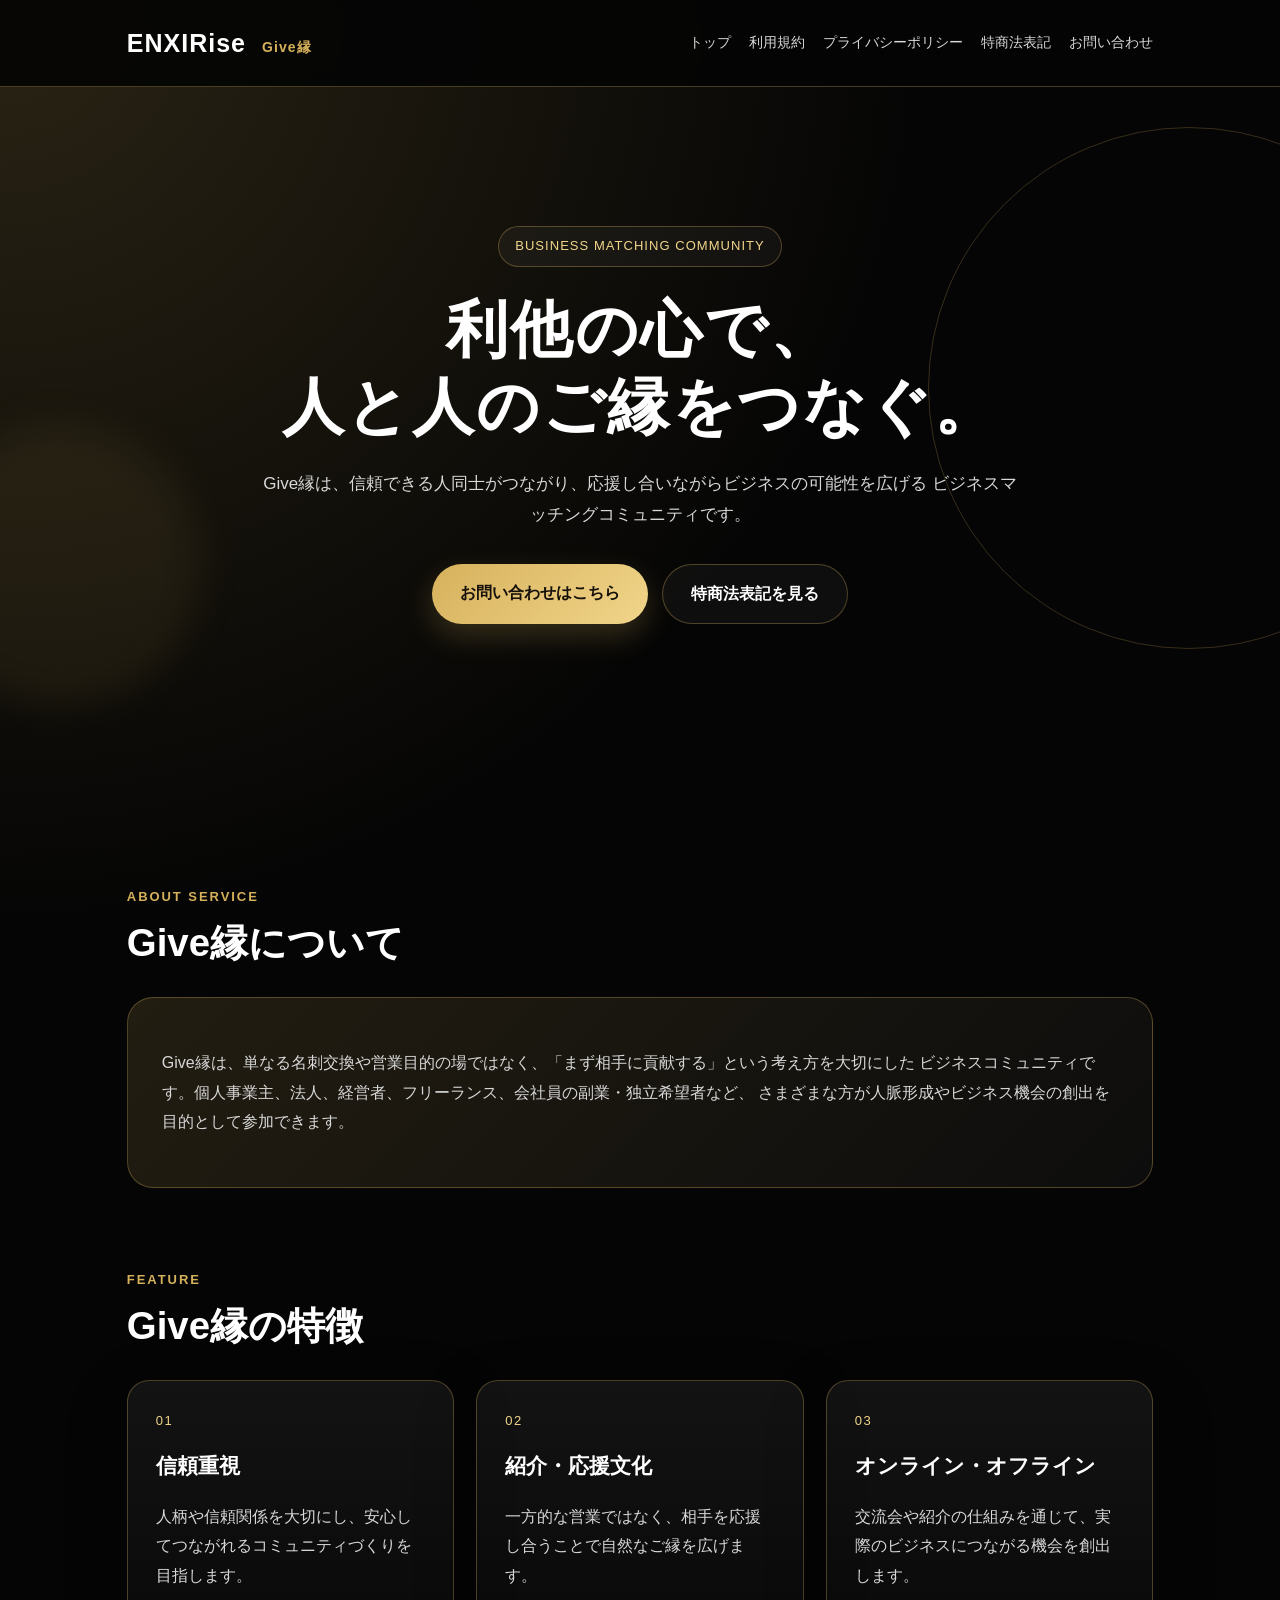
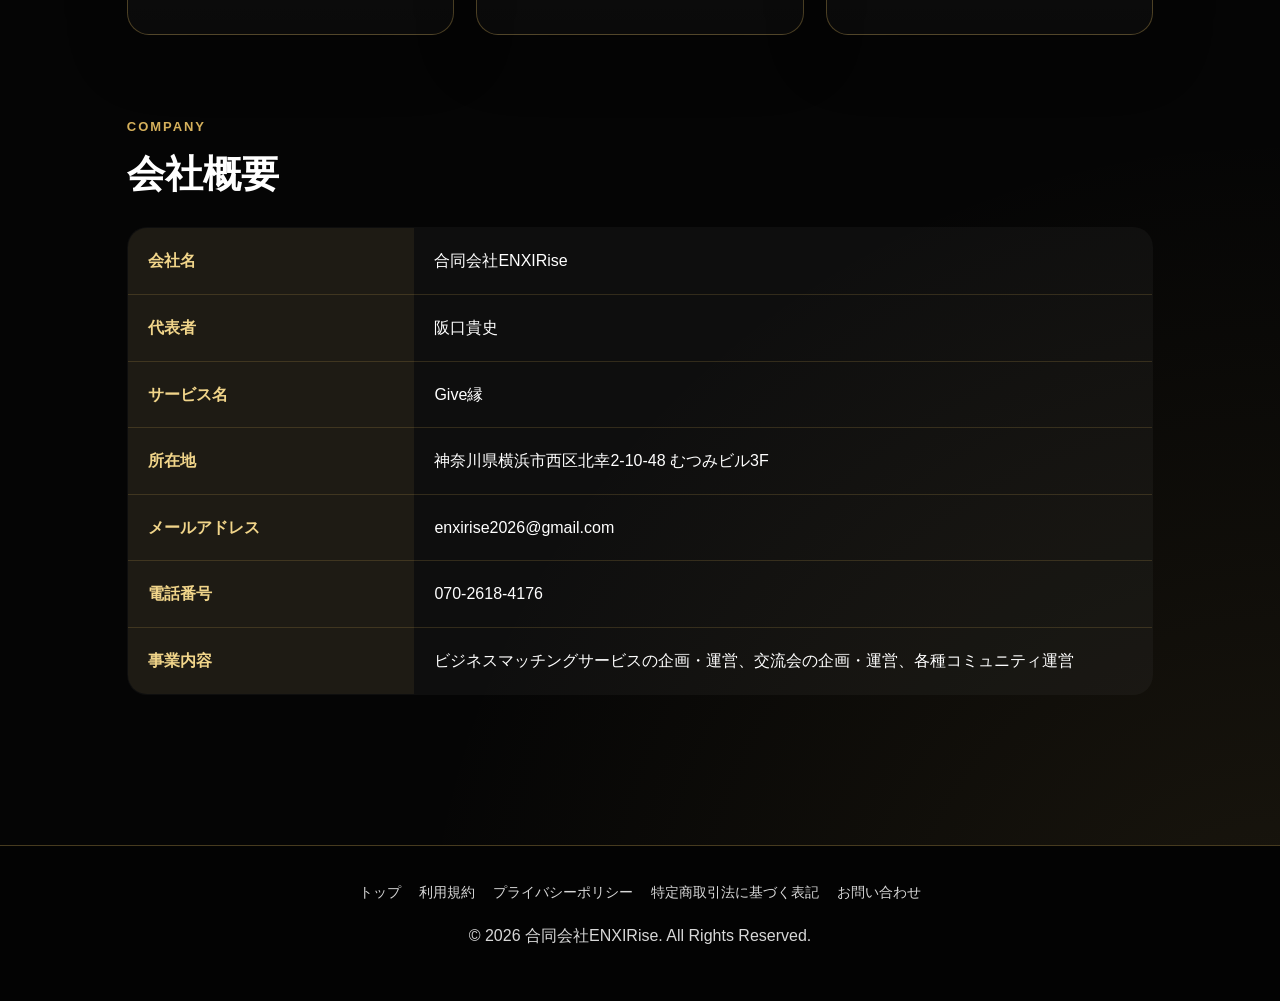
<file: index.html>
<!DOCTYPE html>
<html lang="ja">
<head>
  <meta charset="UTF-8">
  <meta name="viewport" content="width=device-width, initial-scale=1.0">
  <title>合同会社ENXIRise｜Give縁</title>
  <meta name="description" content="合同会社ENXIRiseが運営するGive縁の公式サイトです。">
  <link rel="stylesheet" href="style.css">
</head>
<body>
<header>
  <div class="header-inner">
    <a class="logo" href="index.html">ENXIRise <span>Give縁</span></a>
    <nav>
      <a href="index.html">トップ</a>
      <a href="terms.html">利用規約</a>
      <a href="privacy.html">プライバシーポリシー</a>
      <a href="tokusho.html">特商法表記</a>
      <a href="contact.html">お問い合わせ</a>
    </nav>
  </div>
</header>

<section class="hero">
  <div class="hero-content">
    <div class="badge">BUSINESS MATCHING COMMUNITY</div>
    <h1>利他の心で、<br>人と人のご縁をつなぐ。</h1>
    <p>
      Give縁は、信頼できる人同士がつながり、応援し合いながらビジネスの可能性を広げる
      ビジネスマッチングコミュニティです。
    </p>
    <div class="button-area">
      <a class="button gold" href="contact.html">お問い合わせはこちら</a>
      <a class="button dark" href="tokusho.html">特商法表記を見る</a>
    </div>
  </div>
</section>

<main>
  <section>
    <div class="section-title">
      <div class="kicker">ABOUT SERVICE</div>
      <h2>Give縁について</h2>
    </div>
    <div class="lead-box">
      <p>
        Give縁は、単なる名刺交換や営業目的の場ではなく、「まず相手に貢献する」という考え方を大切にした
        ビジネスコミュニティです。個人事業主、法人、経営者、フリーランス、会社員の副業・独立希望者など、
        さまざまな方が人脈形成やビジネス機会の創出を目的として参加できます。
      </p>
    </div>
  </section>

  <section>
    <div class="section-title">
      <div class="kicker">FEATURE</div>
      <h2>Give縁の特徴</h2>
    </div>
    <div class="grid-3">
      <div class="card">
        <div class="num">01</div>
        <h3>信頼重視</h3>
        <p>人柄や信頼関係を大切にし、安心してつながれるコミュニティづくりを目指します。</p>
      </div>
      <div class="card">
        <div class="num">02</div>
        <h3>紹介・応援文化</h3>
        <p>一方的な営業ではなく、相手を応援し合うことで自然なご縁を広げます。</p>
      </div>
      <div class="card">
        <div class="num">03</div>
        <h3>オンライン・オフライン</h3>
        <p>交流会や紹介の仕組みを通じて、実際のビジネスにつながる機会を創出します。</p>
      </div>
    </div>
  </section>

  <section>
    <div class="section-title">
      <div class="kicker">COMPANY</div>
      <h2>会社概要</h2>
    </div>
    <table class="company-table">
      <tr><th>会社名</th><td>合同会社ENXIRise</td></tr>
      <tr><th>代表者</th><td>阪口貴史</td></tr>
      <tr><th>サービス名</th><td>Give縁</td></tr>
      <tr><th>所在地</th><td>神奈川県横浜市西区北幸2-10-48 むつみビル3F</td></tr>
      <tr><th>メールアドレス</th><td>enxirise2026@gmail.com</td></tr>
      <tr><th>電話番号</th><td>070-2618-4176</td></tr>
      <tr><th>事業内容</th><td>ビジネスマッチングサービスの企画・運営、交流会の企画・運営、各種コミュニティ運営</td></tr>
    </table>
  </section>
</main>

<footer>
  <div class="footer-links">
    <a href="index.html">トップ</a>
    <a href="terms.html">利用規約</a>
    <a href="privacy.html">プライバシーポリシー</a>
    <a href="tokusho.html">特定商取引法に基づく表記</a>
    <a href="contact.html">お問い合わせ</a>
  </div>
  <p>© 2026 合同会社ENXIRise. All Rights Reserved.</p>
</footer>
</body>
</html>
</file>
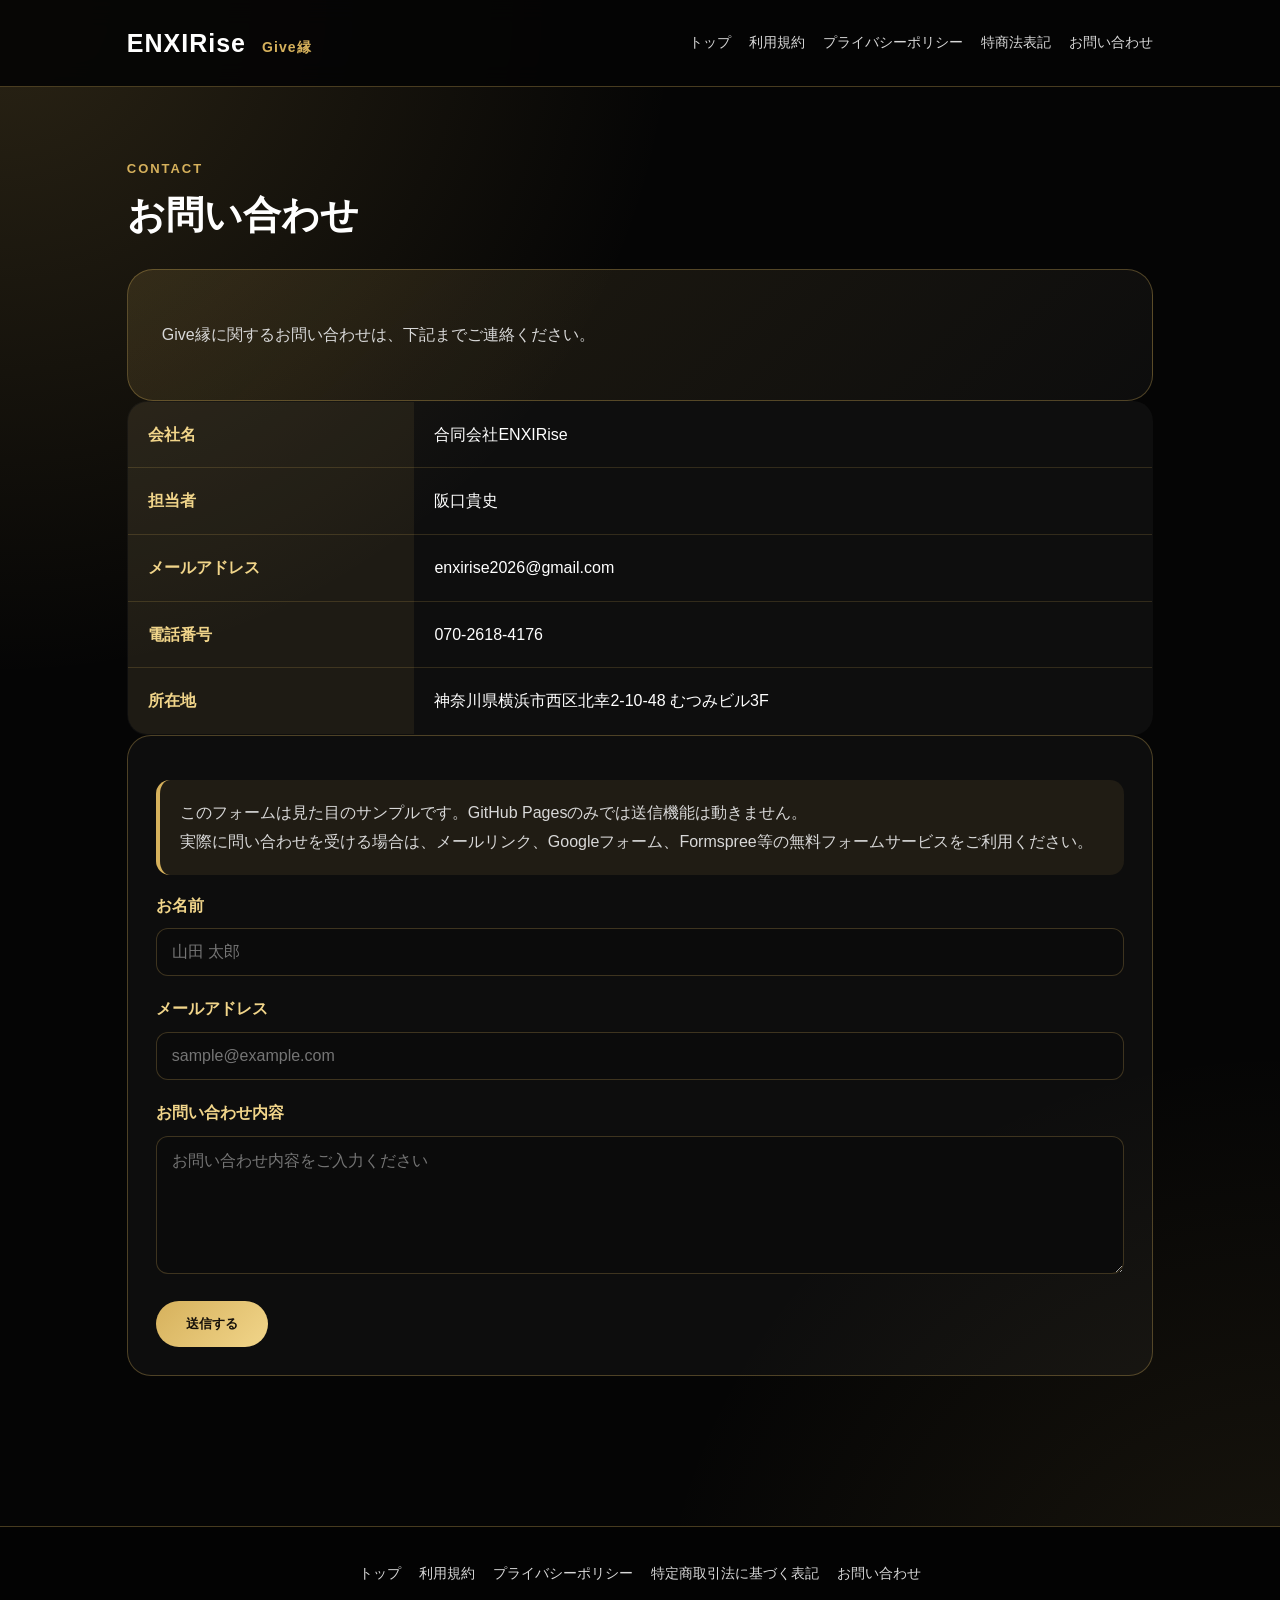
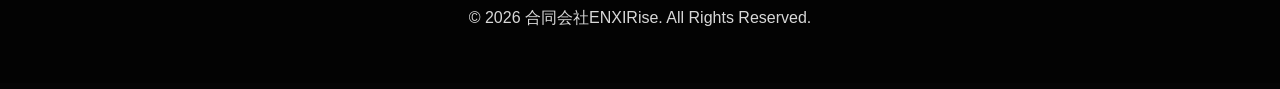
<file: contact.html>
<!DOCTYPE html>
<html lang="ja">
<head>
  <meta charset="UTF-8">
  <meta name="viewport" content="width=device-width, initial-scale=1.0">
  <title>お問い合わせ｜合同会社ENXIRise</title>
  <meta name="description" content="合同会社ENXIRiseが運営するGive縁の公式サイトです。">
  <link rel="stylesheet" href="style.css">
</head>
<body>
<header>
  <div class="header-inner">
    <a class="logo" href="index.html">ENXIRise <span>Give縁</span></a>
    <nav>
      <a href="index.html">トップ</a>
      <a href="terms.html">利用規約</a>
      <a href="privacy.html">プライバシーポリシー</a>
      <a href="tokusho.html">特商法表記</a>
      <a href="contact.html">お問い合わせ</a>
    </nav>
  </div>
</header>

<main>
  <section>
    <div class="section-title">
      <div class="kicker">CONTACT</div>
      <h2>お問い合わせ</h2>
    </div>
    <div class="lead-box">
      <p>Give縁に関するお問い合わせは、下記までご連絡ください。</p>
    </div>

    <table class="company-table">
      <tr><th>会社名</th><td>合同会社ENXIRise</td></tr>
      <tr><th>担当者</th><td>阪口貴史</td></tr>
      <tr><th>メールアドレス</th><td>enxirise2026@gmail.com</td></tr>
      <tr><th>電話番号</th><td>070-2618-4176</td></tr>
      <tr><th>所在地</th><td>神奈川県横浜市西区北幸2-10-48 むつみビル3F</td></tr>
    </table>

    <div class="form-box">
      <p class="notice">
        このフォームは見た目のサンプルです。GitHub Pagesのみでは送信機能は動きません。<br>
        実際に問い合わせを受ける場合は、メールリンク、Googleフォーム、Formspree等の無料フォームサービスをご利用ください。
      </p>

      <label>お名前</label>
      <input type="text" placeholder="山田 太郎">

      <label>メールアドレス</label>
      <input type="email" placeholder="sample@example.com">

      <label>お問い合わせ内容</label>
      <textarea rows="6" placeholder="お問い合わせ内容をご入力ください"></textarea>

      <button type="button">送信する</button>
    </div>
  </section>
</main>

<footer>
  <div class="footer-links">
    <a href="index.html">トップ</a>
    <a href="terms.html">利用規約</a>
    <a href="privacy.html">プライバシーポリシー</a>
    <a href="tokusho.html">特定商取引法に基づく表記</a>
    <a href="contact.html">お問い合わせ</a>
  </div>
  <p>© 2026 合同会社ENXIRise. All Rights Reserved.</p>
</footer>
</body>
</html>
</file>
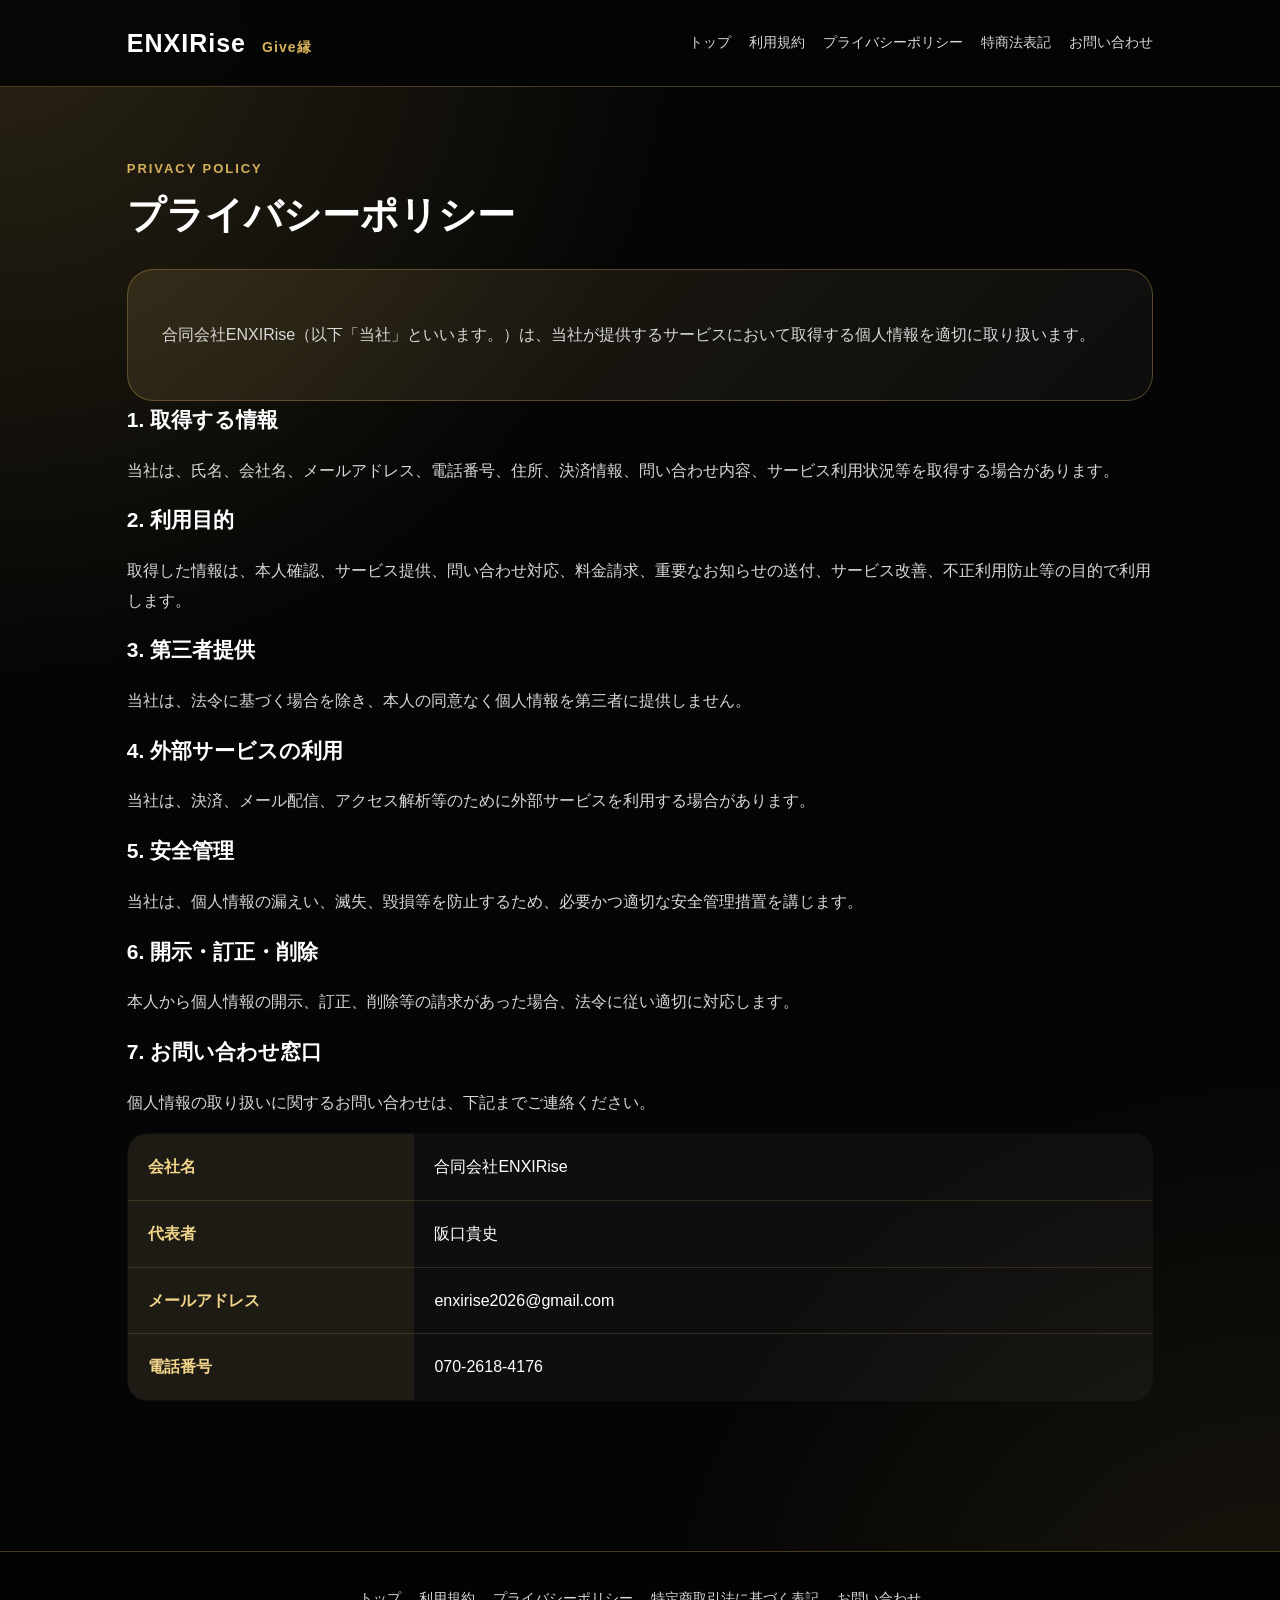
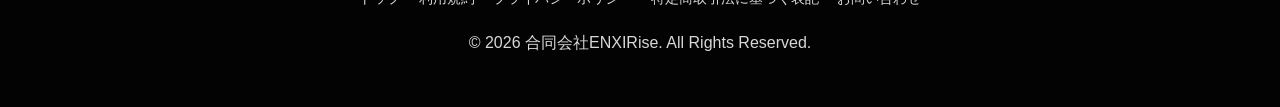
<file: privacy.html>
<!DOCTYPE html>
<html lang="ja">
<head>
  <meta charset="UTF-8">
  <meta name="viewport" content="width=device-width, initial-scale=1.0">
  <title>プライバシーポリシー｜合同会社ENXIRise</title>
  <meta name="description" content="合同会社ENXIRiseが運営するGive縁の公式サイトです。">
  <link rel="stylesheet" href="style.css">
</head>
<body>
<header>
  <div class="header-inner">
    <a class="logo" href="index.html">ENXIRise <span>Give縁</span></a>
    <nav>
      <a href="index.html">トップ</a>
      <a href="terms.html">利用規約</a>
      <a href="privacy.html">プライバシーポリシー</a>
      <a href="tokusho.html">特商法表記</a>
      <a href="contact.html">お問い合わせ</a>
    </nav>
  </div>
</header>

<main>
  <section>
    <div class="section-title">
      <div class="kicker">PRIVACY POLICY</div>
      <h2>プライバシーポリシー</h2>
    </div>
    <div class="lead-box">
      <p>合同会社ENXIRise（以下「当社」といいます。）は、当社が提供するサービスにおいて取得する個人情報を適切に取り扱います。</p>
    </div>

    <h3>1. 取得する情報</h3>
    <p>当社は、氏名、会社名、メールアドレス、電話番号、住所、決済情報、問い合わせ内容、サービス利用状況等を取得する場合があります。</p>

    <h3>2. 利用目的</h3>
    <p>取得した情報は、本人確認、サービス提供、問い合わせ対応、料金請求、重要なお知らせの送付、サービス改善、不正利用防止等の目的で利用します。</p>

    <h3>3. 第三者提供</h3>
    <p>当社は、法令に基づく場合を除き、本人の同意なく個人情報を第三者に提供しません。</p>

    <h3>4. 外部サービスの利用</h3>
    <p>当社は、決済、メール配信、アクセス解析等のために外部サービスを利用する場合があります。</p>

    <h3>5. 安全管理</h3>
    <p>当社は、個人情報の漏えい、滅失、毀損等を防止するため、必要かつ適切な安全管理措置を講じます。</p>

    <h3>6. 開示・訂正・削除</h3>
    <p>本人から個人情報の開示、訂正、削除等の請求があった場合、法令に従い適切に対応します。</p>

    <h3>7. お問い合わせ窓口</h3>
    <p>個人情報の取り扱いに関するお問い合わせは、下記までご連絡ください。</p>
    <table class="company-table">
      <tr><th>会社名</th><td>合同会社ENXIRise</td></tr>
      <tr><th>代表者</th><td>阪口貴史</td></tr>
      <tr><th>メールアドレス</th><td>enxirise2026@gmail.com</td></tr>
      <tr><th>電話番号</th><td>070-2618-4176</td></tr>
    </table>
  </section>
</main>

<footer>
  <div class="footer-links">
    <a href="index.html">トップ</a>
    <a href="terms.html">利用規約</a>
    <a href="privacy.html">プライバシーポリシー</a>
    <a href="tokusho.html">特定商取引法に基づく表記</a>
    <a href="contact.html">お問い合わせ</a>
  </div>
  <p>© 2026 合同会社ENXIRise. All Rights Reserved.</p>
</footer>
</body>
</html>
</file>
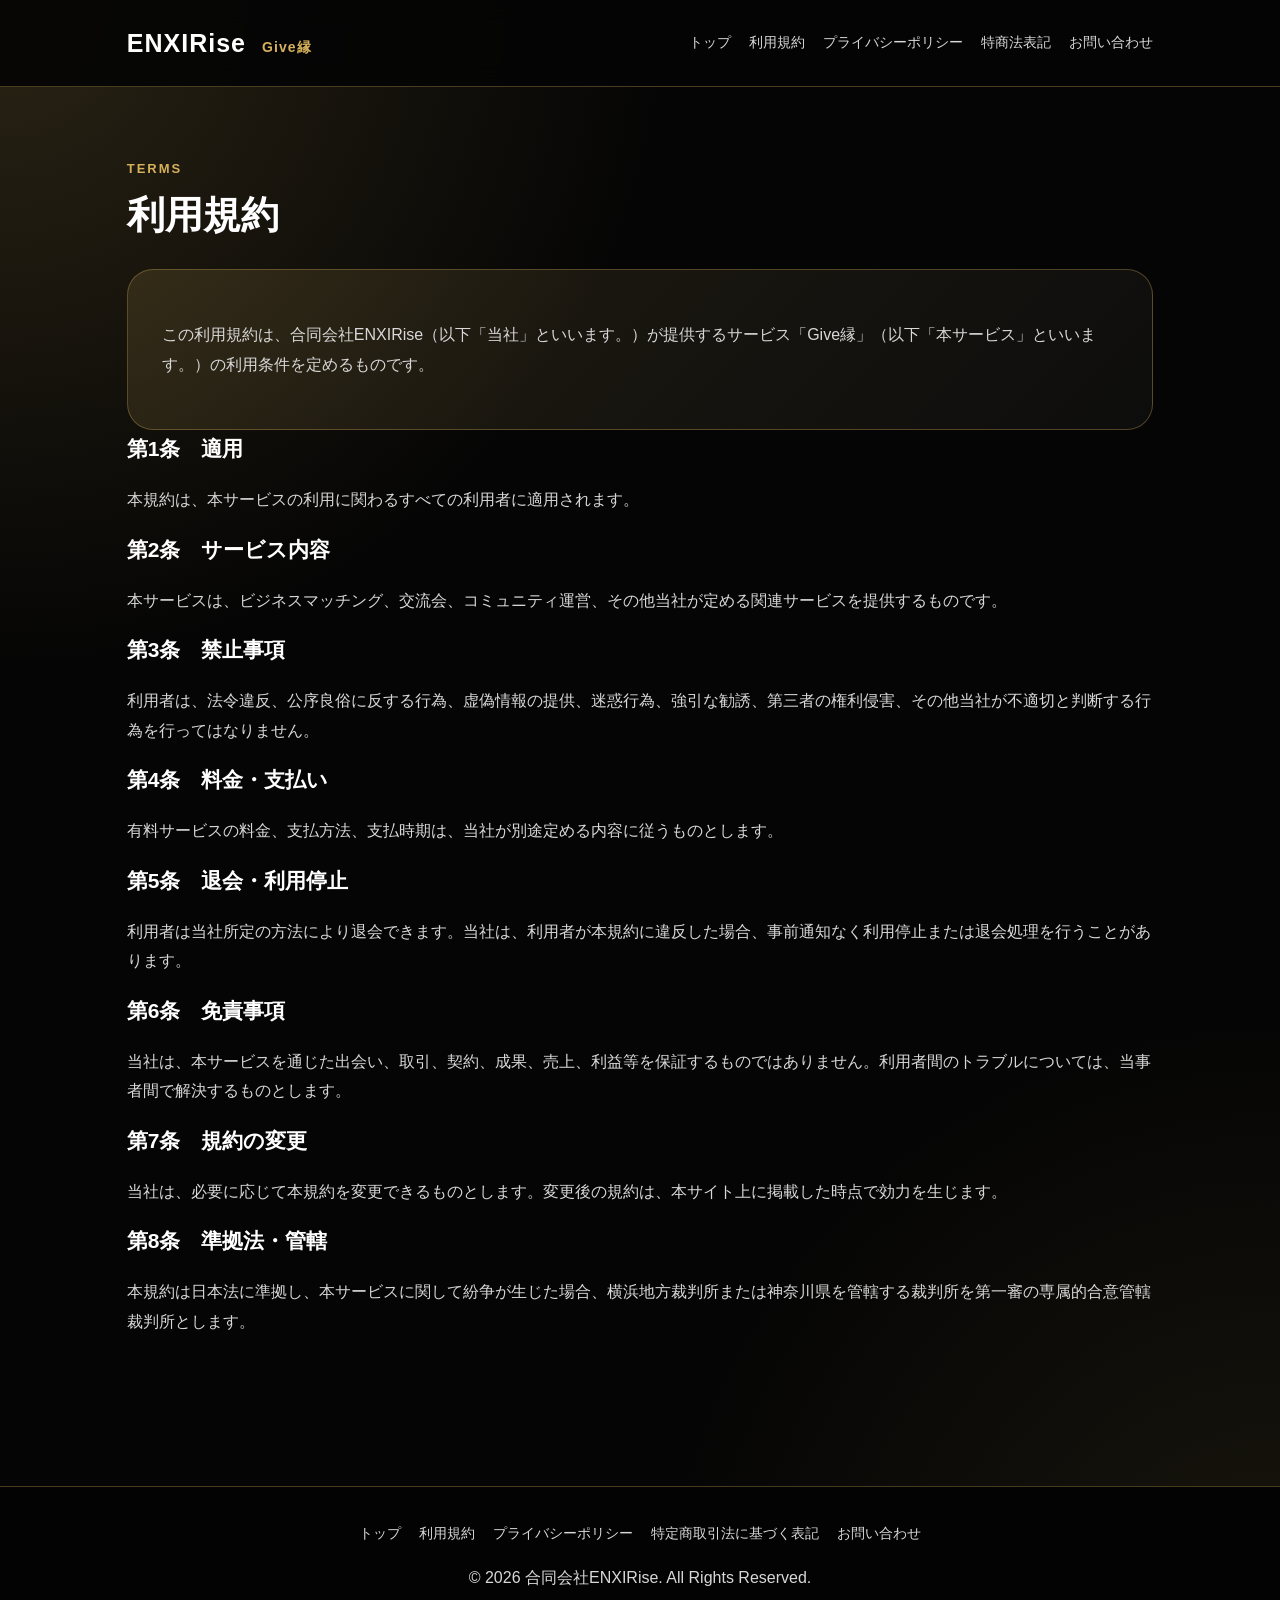
<file: terms.html>
<!DOCTYPE html>
<html lang="ja">
<head>
  <meta charset="UTF-8">
  <meta name="viewport" content="width=device-width, initial-scale=1.0">
  <title>利用規約｜合同会社ENXIRise</title>
  <meta name="description" content="合同会社ENXIRiseが運営するGive縁の公式サイトです。">
  <link rel="stylesheet" href="style.css">
</head>
<body>
<header>
  <div class="header-inner">
    <a class="logo" href="index.html">ENXIRise <span>Give縁</span></a>
    <nav>
      <a href="index.html">トップ</a>
      <a href="terms.html">利用規約</a>
      <a href="privacy.html">プライバシーポリシー</a>
      <a href="tokusho.html">特商法表記</a>
      <a href="contact.html">お問い合わせ</a>
    </nav>
  </div>
</header>

<main>
  <section>
    <div class="section-title">
      <div class="kicker">TERMS</div>
      <h2>利用規約</h2>
    </div>
    <div class="lead-box">
      <p>この利用規約は、合同会社ENXIRise（以下「当社」といいます。）が提供するサービス「Give縁」（以下「本サービス」といいます。）の利用条件を定めるものです。</p>
    </div>

    <h3>第1条　適用</h3>
    <p>本規約は、本サービスの利用に関わるすべての利用者に適用されます。</p>

    <h3>第2条　サービス内容</h3>
    <p>本サービスは、ビジネスマッチング、交流会、コミュニティ運営、その他当社が定める関連サービスを提供するものです。</p>

    <h3>第3条　禁止事項</h3>
    <p>利用者は、法令違反、公序良俗に反する行為、虚偽情報の提供、迷惑行為、強引な勧誘、第三者の権利侵害、その他当社が不適切と判断する行為を行ってはなりません。</p>

    <h3>第4条　料金・支払い</h3>
    <p>有料サービスの料金、支払方法、支払時期は、当社が別途定める内容に従うものとします。</p>

    <h3>第5条　退会・利用停止</h3>
    <p>利用者は当社所定の方法により退会できます。当社は、利用者が本規約に違反した場合、事前通知なく利用停止または退会処理を行うことがあります。</p>

    <h3>第6条　免責事項</h3>
    <p>当社は、本サービスを通じた出会い、取引、契約、成果、売上、利益等を保証するものではありません。利用者間のトラブルについては、当事者間で解決するものとします。</p>

    <h3>第7条　規約の変更</h3>
    <p>当社は、必要に応じて本規約を変更できるものとします。変更後の規約は、本サイト上に掲載した時点で効力を生じます。</p>

    <h3>第8条　準拠法・管轄</h3>
    <p>本規約は日本法に準拠し、本サービスに関して紛争が生じた場合、横浜地方裁判所または神奈川県を管轄する裁判所を第一審の専属的合意管轄裁判所とします。</p>
  </section>
</main>

<footer>
  <div class="footer-links">
    <a href="index.html">トップ</a>
    <a href="terms.html">利用規約</a>
    <a href="privacy.html">プライバシーポリシー</a>
    <a href="tokusho.html">特定商取引法に基づく表記</a>
    <a href="contact.html">お問い合わせ</a>
  </div>
  <p>© 2026 合同会社ENXIRise. All Rights Reserved.</p>
</footer>
</body>
</html>
</file>
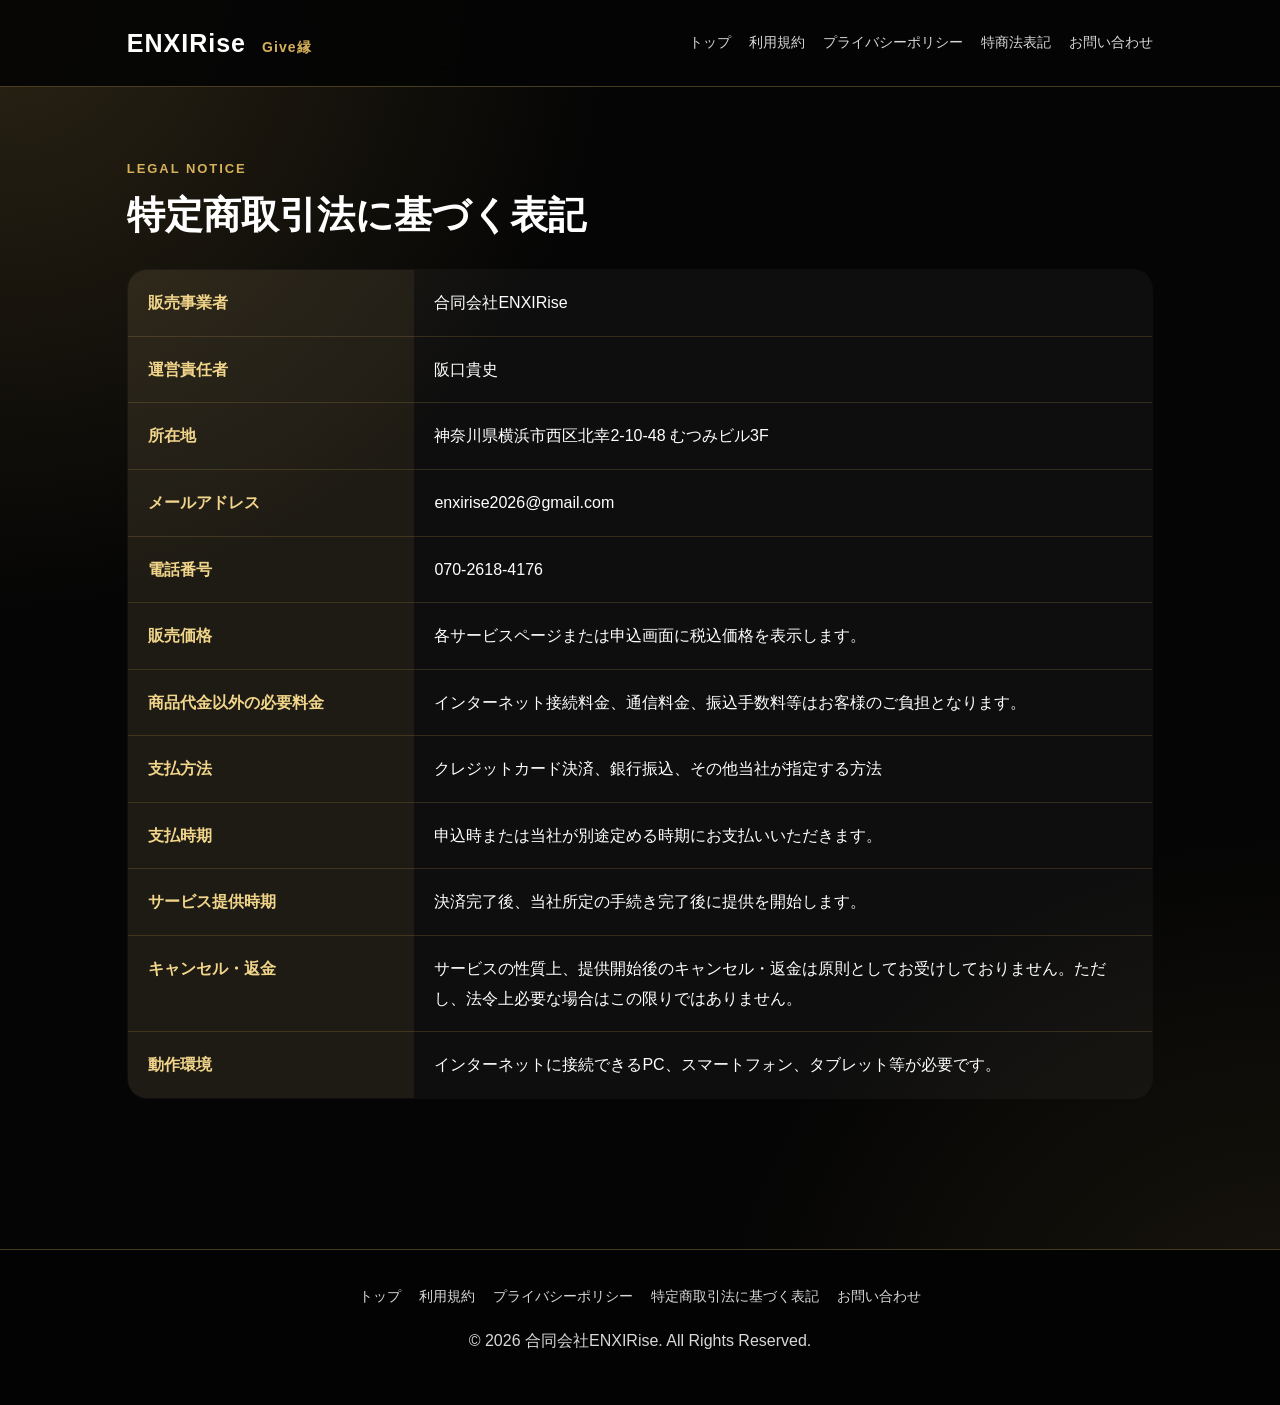
<file: tokusho.html>
<!DOCTYPE html>
<html lang="ja">
<head>
  <meta charset="UTF-8">
  <meta name="viewport" content="width=device-width, initial-scale=1.0">
  <title>特定商取引法に基づく表記｜合同会社ENXIRise</title>
  <meta name="description" content="合同会社ENXIRiseが運営するGive縁の公式サイトです。">
  <link rel="stylesheet" href="style.css">
</head>
<body>
<header>
  <div class="header-inner">
    <a class="logo" href="index.html">ENXIRise <span>Give縁</span></a>
    <nav>
      <a href="index.html">トップ</a>
      <a href="terms.html">利用規約</a>
      <a href="privacy.html">プライバシーポリシー</a>
      <a href="tokusho.html">特商法表記</a>
      <a href="contact.html">お問い合わせ</a>
    </nav>
  </div>
</header>

<main>
  <section>
    <div class="section-title">
      <div class="kicker">LEGAL NOTICE</div>
      <h2>特定商取引法に基づく表記</h2>
    </div>
    <table class="company-table">
      <tr><th>販売事業者</th><td>合同会社ENXIRise</td></tr>
      <tr><th>運営責任者</th><td>阪口貴史</td></tr>
      <tr><th>所在地</th><td>神奈川県横浜市西区北幸2-10-48 むつみビル3F</td></tr>
      <tr><th>メールアドレス</th><td>enxirise2026@gmail.com</td></tr>
      <tr><th>電話番号</th><td>070-2618-4176</td></tr>
      <tr><th>販売価格</th><td>各サービスページまたは申込画面に税込価格を表示します。</td></tr>
      <tr><th>商品代金以外の必要料金</th><td>インターネット接続料金、通信料金、振込手数料等はお客様のご負担となります。</td></tr>
      <tr><th>支払方法</th><td>クレジットカード決済、銀行振込、その他当社が指定する方法</td></tr>
      <tr><th>支払時期</th><td>申込時または当社が別途定める時期にお支払いいただきます。</td></tr>
      <tr><th>サービス提供時期</th><td>決済完了後、当社所定の手続き完了後に提供を開始します。</td></tr>
      <tr><th>キャンセル・返金</th><td>サービスの性質上、提供開始後のキャンセル・返金は原則としてお受けしておりません。ただし、法令上必要な場合はこの限りではありません。</td></tr>
      <tr><th>動作環境</th><td>インターネットに接続できるPC、スマートフォン、タブレット等が必要です。</td></tr>
    </table>
  </section>
</main>

<footer>
  <div class="footer-links">
    <a href="index.html">トップ</a>
    <a href="terms.html">利用規約</a>
    <a href="privacy.html">プライバシーポリシー</a>
    <a href="tokusho.html">特定商取引法に基づく表記</a>
    <a href="contact.html">お問い合わせ</a>
  </div>
  <p>© 2026 合同会社ENXIRise. All Rights Reserved.</p>
</footer>
</body>
</html>
</file>
<file: style.css>
:root {
  --bg: #050505;
  --panel: #111111;
  --panel-2: #171717;
  --text: #ffffff;
  --sub: #d8d8d8;
  --muted: #a8a8a8;
  --gold: #d6b15c;
  --gold-2: #f1d58a;
  --line: rgba(214, 177, 92, 0.32);
}

* {
  box-sizing: border-box;
}

html {
  scroll-behavior: smooth;
}

body {
  margin: 0;
  font-family: "Hiragino Kaku Gothic ProN", "Yu Gothic", "Meiryo", sans-serif;
  color: var(--text);
  background:
    radial-gradient(circle at top left, rgba(214,177,92,0.18), transparent 32%),
    radial-gradient(circle at bottom right, rgba(214,177,92,0.10), transparent 30%),
    var(--bg);
  line-height: 1.85;
}

a {
  color: inherit;
  text-decoration: none;
}

header {
  position: sticky;
  top: 0;
  z-index: 10;
  background: rgba(5, 5, 5, 0.92);
  backdrop-filter: blur(12px);
  border-bottom: 1px solid var(--line);
}

.header-inner {
  max-width: 1180px;
  margin: 0 auto;
  padding: 20px 6%;
  display: flex;
  justify-content: space-between;
  align-items: center;
  gap: 22px;
  flex-wrap: wrap;
}

.logo {
  font-size: 25px;
  font-weight: 800;
  letter-spacing: 1px;
}

.logo span {
  display: inline-block;
  margin-left: 8px;
  color: var(--gold);
  font-size: 14px;
  font-weight: 600;
  letter-spacing: 0.08em;
}

nav {
  display: flex;
  gap: 18px;
  flex-wrap: wrap;
}

nav a {
  color: var(--sub);
  font-size: 14px;
  transition: 0.25s;
}

nav a:hover {
  color: var(--gold-2);
}

.hero {
  min-height: 72vh;
  padding: 120px 6% 92px;
  display: grid;
  place-items: center;
  text-align: center;
  position: relative;
  overflow: hidden;
}

.hero::before {
  content: "";
  position: absolute;
  width: 520px;
  height: 520px;
  border: 1px solid rgba(214,177,92,0.24);
  border-radius: 50%;
  top: 40px;
  right: -170px;
}

.hero::after {
  content: "";
  position: absolute;
  width: 280px;
  height: 280px;
  background: rgba(214,177,92,0.08);
  filter: blur(20px);
  border-radius: 50%;
  bottom: 30px;
  left: -80px;
}

.hero-content {
  max-width: 940px;
  position: relative;
  z-index: 1;
}

.badge {
  display: inline-block;
  color: var(--gold-2);
  border: 1px solid var(--line);
  border-radius: 999px;
  padding: 7px 16px;
  font-size: 13px;
  letter-spacing: 0.08em;
  margin-bottom: 24px;
  background: rgba(255,255,255,0.04);
}

.hero h1 {
  margin: 0 0 22px;
  font-size: clamp(34px, 5vw, 62px);
  line-height: 1.25;
  letter-spacing: 0.04em;
}

.hero p {
  margin: 0 auto 34px;
  max-width: 760px;
  color: var(--sub);
  font-size: 17px;
}

.button-area {
  display: flex;
  justify-content: center;
  gap: 14px;
  flex-wrap: wrap;
}

.button {
  display: inline-block;
  padding: 14px 28px;
  border-radius: 999px;
  font-weight: 700;
  transition: 0.25s;
}

.button.gold {
  background: linear-gradient(135deg, var(--gold), var(--gold-2));
  color: #15100a;
  box-shadow: 0 12px 30px rgba(214,177,92,0.22);
}

.button.dark {
  border: 1px solid var(--line);
  color: var(--text);
  background: rgba(255,255,255,0.04);
}

.button:hover {
  transform: translateY(-2px);
}

main {
  max-width: 1180px;
  margin: 0 auto;
  padding: 70px 6%;
}

section {
  margin-bottom: 80px;
}

.section-title {
  margin-bottom: 28px;
}

.kicker {
  color: var(--gold);
  font-size: 13px;
  letter-spacing: 0.15em;
  font-weight: 700;
}

h2 {
  margin: 8px 0 0;
  font-size: clamp(27px, 3vw, 42px);
  line-height: 1.35;
}

h3 {
  margin: 0 0 12px;
  font-size: 21px;
}

p {
  color: var(--sub);
}

.grid-3 {
  display: grid;
  grid-template-columns: repeat(3, 1fr);
  gap: 22px;
}

.card {
  background: linear-gradient(180deg, rgba(255,255,255,0.06), rgba(255,255,255,0.025));
  border: 1px solid var(--line);
  border-radius: 22px;
  padding: 28px;
  box-shadow: 0 20px 60px rgba(0,0,0,0.28);
}

.card .num {
  color: var(--gold-2);
  font-size: 13px;
  letter-spacing: 0.12em;
  margin-bottom: 14px;
}

.lead-box {
  background: linear-gradient(135deg, rgba(214,177,92,0.14), rgba(255,255,255,0.035));
  border: 1px solid var(--line);
  border-radius: 26px;
  padding: 34px;
}

.company-table {
  width: 100%;
  border-collapse: collapse;
  overflow: hidden;
  border-radius: 20px;
  border: 1px solid var(--line);
  background: rgba(255,255,255,0.035);
}

.company-table th,
.company-table td {
  padding: 18px 20px;
  border-bottom: 1px solid rgba(214,177,92,0.18);
  text-align: left;
  vertical-align: top;
}

.company-table th {
  width: 28%;
  color: var(--gold-2);
  background: rgba(214,177,92,0.08);
  font-weight: 700;
}

.company-table td {
  color: var(--text);
}

.notice {
  border-left: 4px solid var(--gold);
  background: rgba(214,177,92,0.09);
  padding: 18px 20px;
  border-radius: 14px;
  color: var(--sub);
}

.form-box {
  background: rgba(255,255,255,0.035);
  border: 1px solid var(--line);
  border-radius: 24px;
  padding: 28px;
}

input,
textarea {
  width: 100%;
  margin: 8px 0 18px;
  padding: 14px 15px;
  border-radius: 12px;
  border: 1px solid rgba(214,177,92,0.25);
  background: #0b0b0b;
  color: var(--text);
  font-size: 16px;
}

label {
  color: var(--gold-2);
  font-weight: 700;
}

button {
  border: none;
  background: linear-gradient(135deg, var(--gold), var(--gold-2));
  color: #15100a;
  padding: 14px 30px;
  border-radius: 999px;
  cursor: pointer;
  font-weight: 800;
}

footer {
  border-top: 1px solid var(--line);
  background: #030303;
  color: var(--sub);
  text-align: center;
  padding: 34px 6%;
}

.footer-links {
  margin-bottom: 12px;
  display: flex;
  justify-content: center;
  gap: 18px;
  flex-wrap: wrap;
}

.footer-links a {
  color: var(--sub);
  font-size: 14px;
}

.footer-links a:hover {
  color: var(--gold-2);
}

@media (max-width: 820px) {
  .hero {
    padding: 88px 6% 70px;
    min-height: auto;
  }

  .header-inner {
    align-items: flex-start;
  }

  nav {
    gap: 11px;
  }

  .grid-3 {
    grid-template-columns: 1fr;
  }

  .company-table th,
  .company-table td {
    display: block;
    width: 100%;
  }

  .company-table th {
    border-bottom: none;
  }
}
</file>
